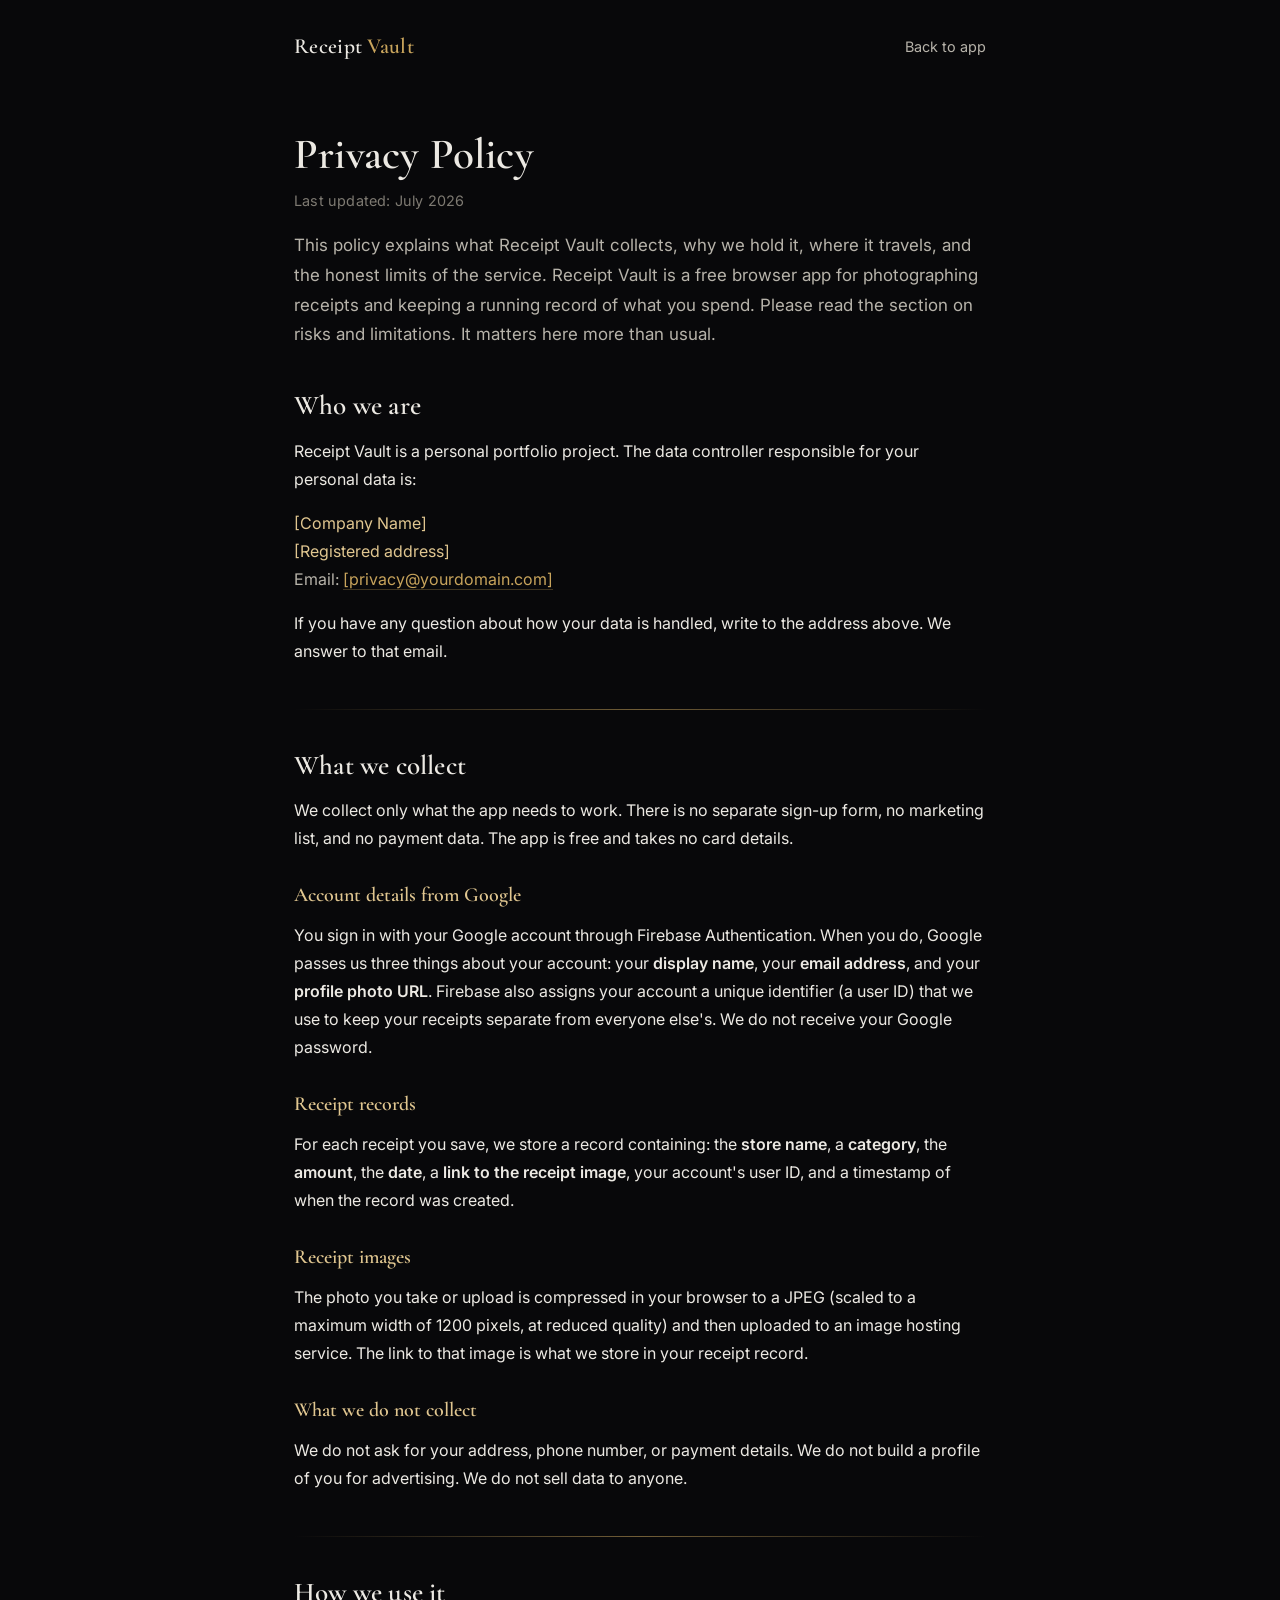
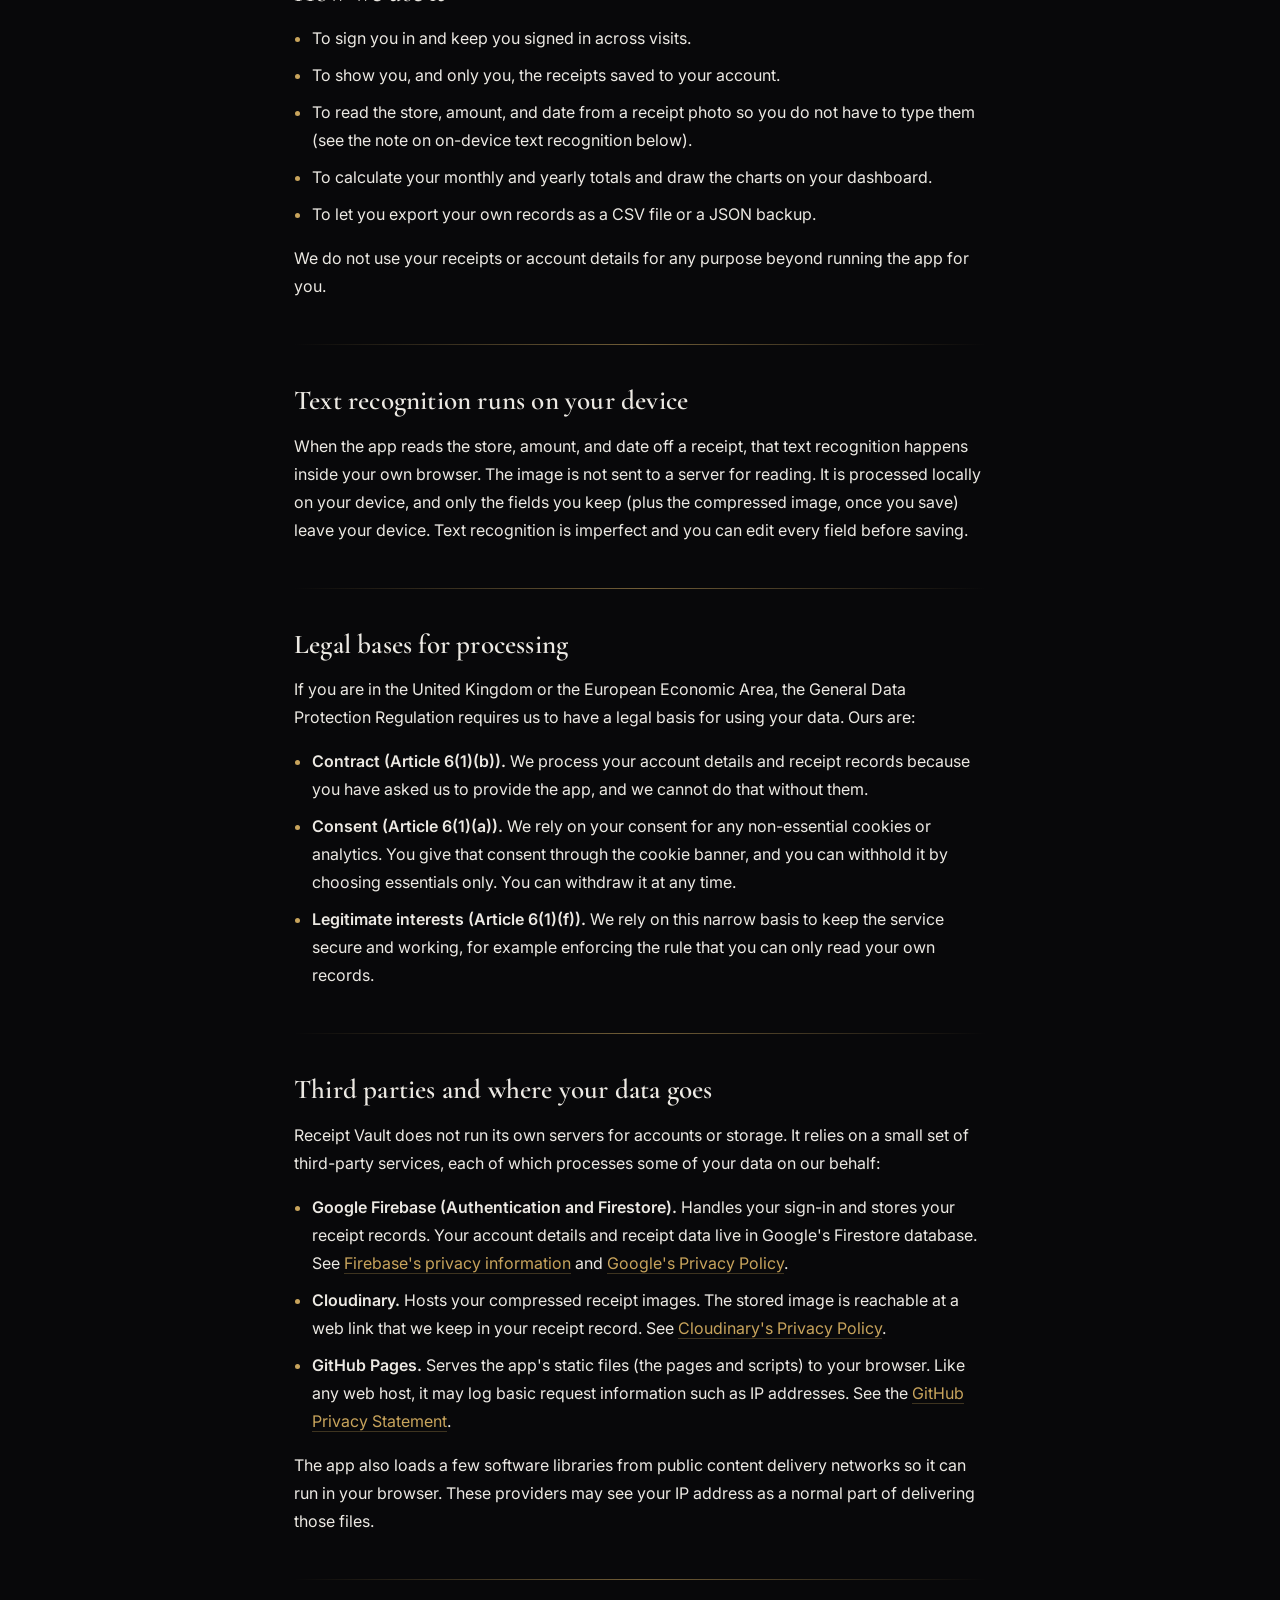
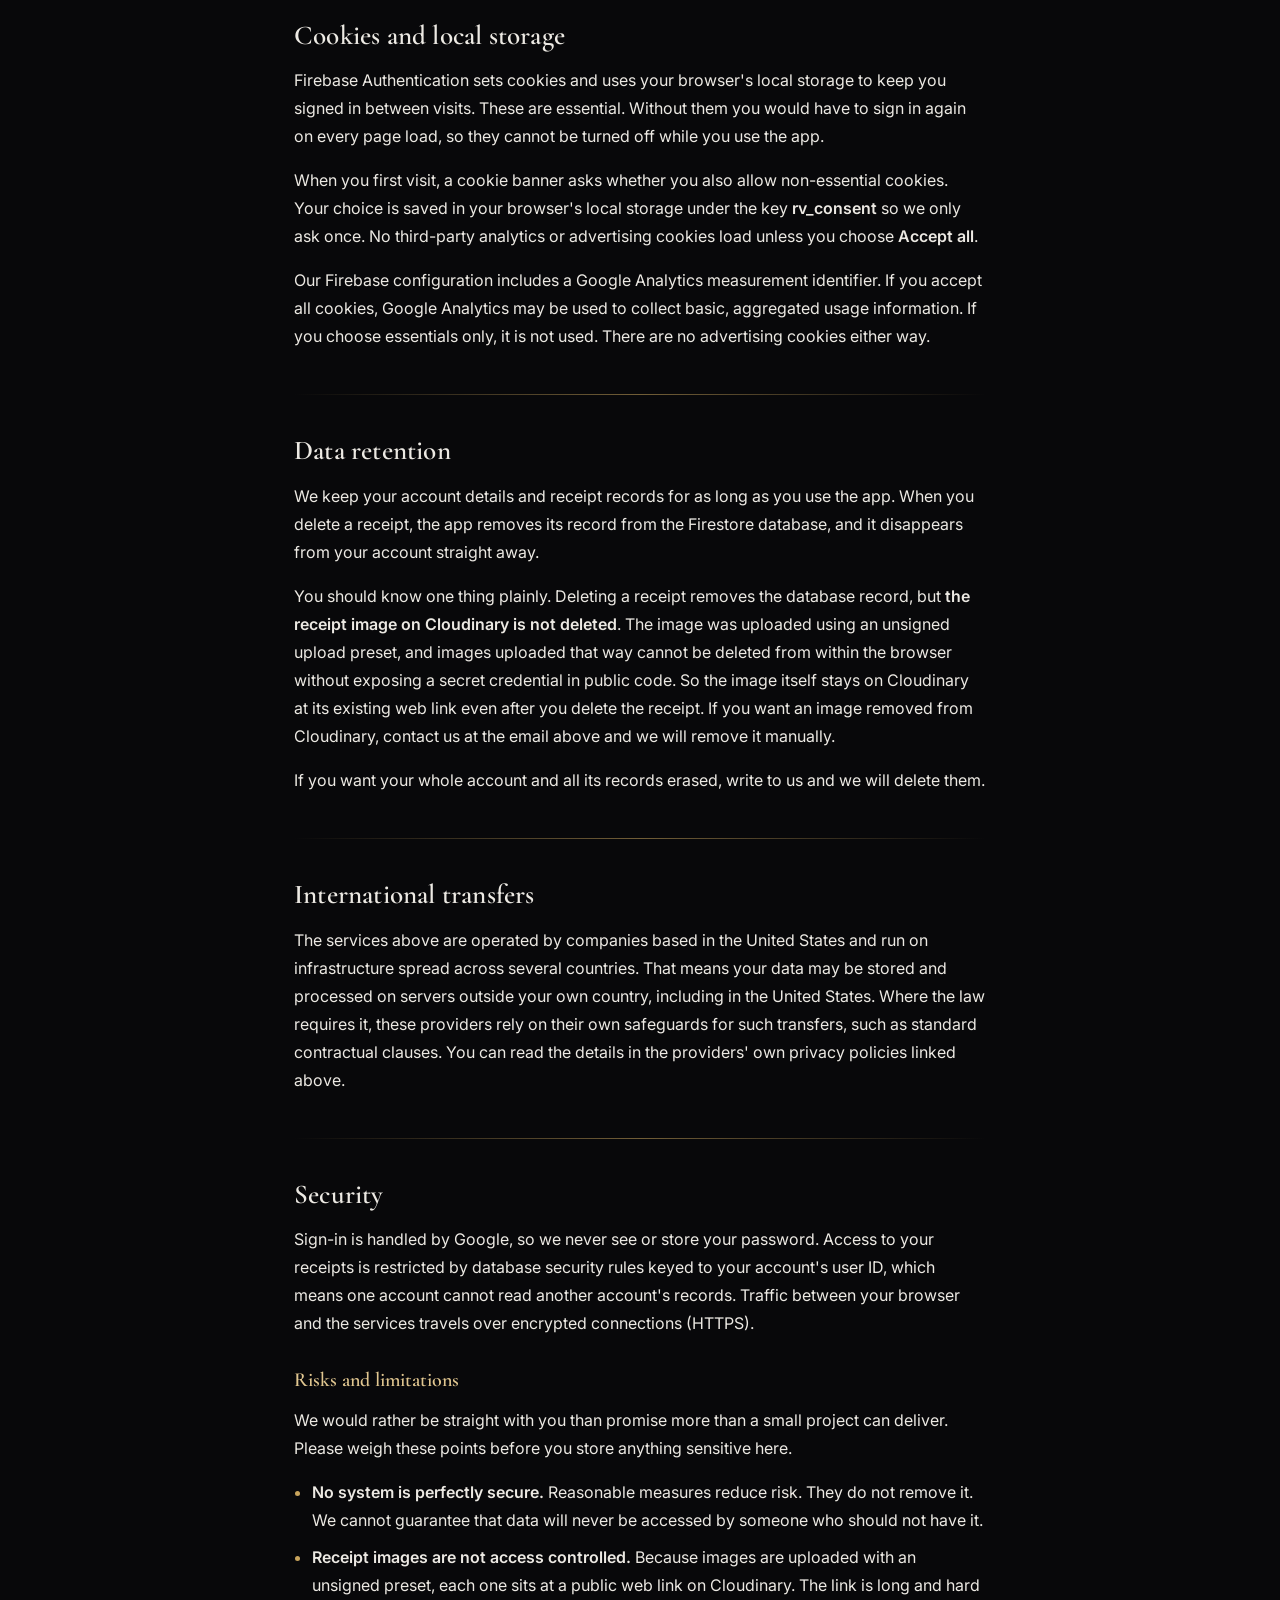
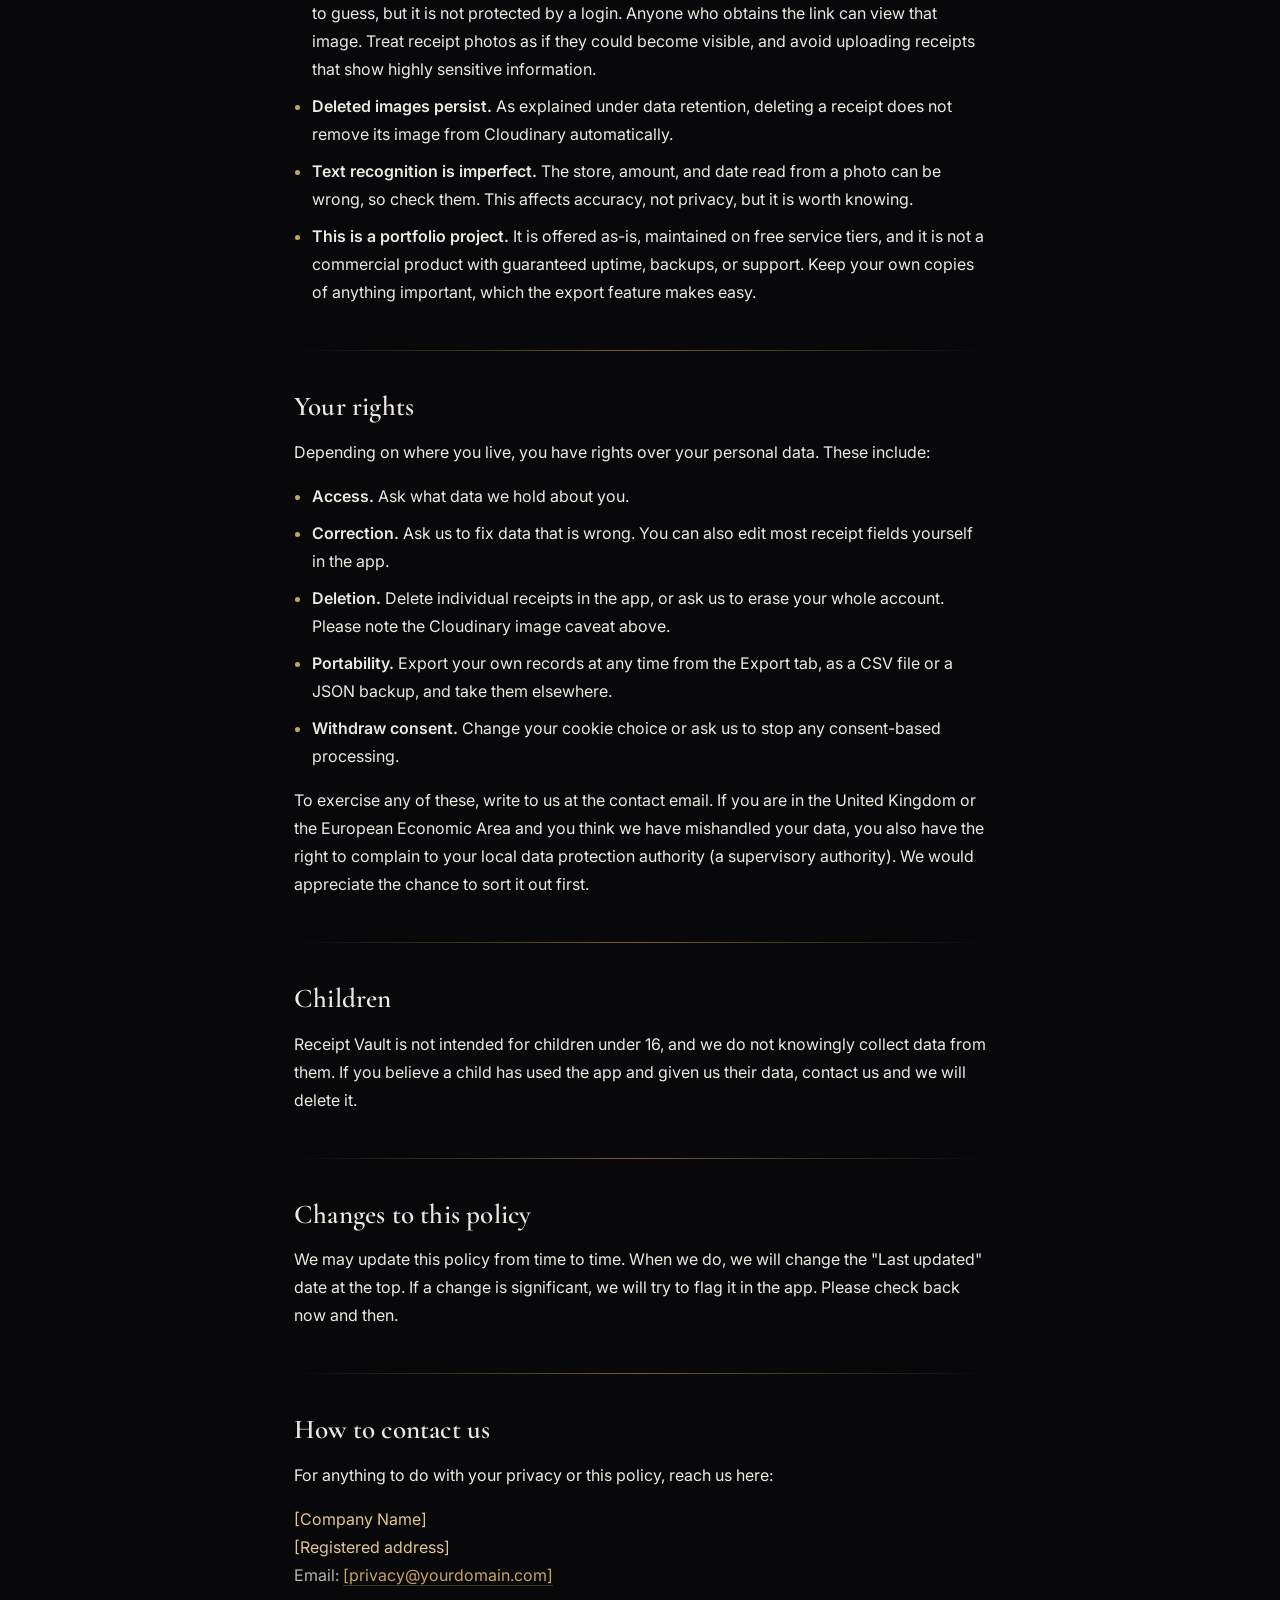
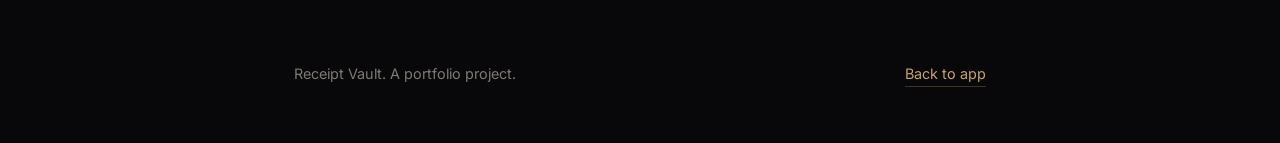
<file: privacy.html>
<!DOCTYPE html>
<html lang="en">
<head>
  <meta charset="UTF-8" />
  <meta name="viewport" content="width=device-width, initial-scale=1.0" />
  <meta name="theme-color" content="#08080a" />
  <title>Privacy Policy · Receipt Vault</title>
  <meta name="description" content="How Receipt Vault handles your data: what we collect, why, where it goes, and the honest limits of a portfolio project." />
  <link rel="preconnect" href="https://fonts.googleapis.com" />
  <link rel="preconnect" href="https://fonts.gstatic.com" crossorigin />
  <link href="https://fonts.googleapis.com/css2?family=Cormorant+Garamond:wght@500;600;700&family=Inter:wght@400;500;600;700&display=swap" rel="stylesheet" />
  <style>
    :root{
      --bg:#08080a;
      --bg-2:#0d0d10;
      --surface:#111114;
      --border:#232329;
      --text:#ece9e3;
      --text-2:#b7b3aa;
      --muted:#7e7a72;
      --gold:#c8a45c;
      --gold-soft:#e0c690;
    }
    *{box-sizing:border-box;}
    html{-webkit-text-size-adjust:100%;}
    body{
      margin:0;
      background:var(--bg);
      color:var(--text);
      font-family:"Inter",system-ui,-apple-system,Segoe UI,Roboto,sans-serif;
      font-size:16px;
      line-height:1.75;
      -webkit-font-smoothing:antialiased;
    }
    a{color:var(--gold);text-decoration:none;border-bottom:1px solid rgba(200,164,92,0.28);}
    a:hover{color:var(--gold-soft);border-bottom-color:rgba(224,198,144,0.6);}

    .topbar{
      max-width:740px;
      margin:0 auto;
      padding:28px 24px 0;
      display:flex;
      align-items:center;
      justify-content:space-between;
      gap:16px;
    }
    .wordmark{
      font-family:"Cormorant Garamond",serif;
      font-weight:600;
      font-size:1.35rem;
      letter-spacing:0.3px;
      color:var(--text);
    }
    .wordmark .vault{color:var(--gold);}
    .backlink{
      font-size:0.9rem;
      color:var(--text-2);
      border-bottom-color:transparent;
    }
    .backlink:hover{color:var(--gold-soft);}

    .wrap{
      max-width:740px;
      margin:0 auto;
      padding:64px 24px 48px;
    }
    h1{
      font-family:"Cormorant Garamond",serif;
      font-weight:600;
      font-size:2.7rem;
      line-height:1.12;
      margin:0 0 10px;
      letter-spacing:0.2px;
    }
    .updated{
      color:var(--muted);
      font-size:0.9rem;
      margin:0 0 8px;
      letter-spacing:0.2px;
    }
    .lede{
      color:var(--text-2);
      font-size:1.06rem;
      margin:18px 0 0;
    }
    h2{
      font-family:"Cormorant Garamond",serif;
      font-weight:600;
      font-size:1.7rem;
      line-height:1.2;
      margin:0 0 14px;
      letter-spacing:0.2px;
    }
    h3{
      font-family:"Cormorant Garamond",serif;
      font-weight:600;
      font-size:1.25rem;
      margin:26px 0 8px;
      color:var(--gold-soft);
    }
    section{margin-top:40px;}
    p{margin:0 0 16px;}
    ul{margin:0 0 16px;padding-left:1.15rem;}
    li{margin:0 0 9px;}
    li::marker{color:var(--gold);}
    strong{color:var(--text);font-weight:600;}
    .contact-block{
      color:var(--text-2);
      margin:0 0 16px;
    }
    .contact-block .field{color:var(--gold-soft);}

    .rule{
      border:0;
      height:1px;
      margin:44px 0 0;
      background:linear-gradient(90deg,rgba(200,164,92,0),rgba(200,164,92,0.55),rgba(200,164,92,0));
    }

    .foot{
      max-width:740px;
      margin:0 auto;
      padding:8px 24px 56px;
      color:var(--muted);
      font-size:0.9rem;
      display:flex;
      align-items:center;
      justify-content:space-between;
      gap:16px;
      flex-wrap:wrap;
    }

    @media (max-width:640px){
      body{font-size:15.5px;}
      .topbar{padding:20px 18px 0;}
      .wrap{padding:40px 18px 36px;}
      .foot{padding:8px 18px 44px;}
      h1{font-size:2.1rem;}
      h2{font-size:1.45rem;}
    }
  </style>
</head>
<body>
  <div class="topbar">
    <span class="wordmark">Receipt <span class="vault">Vault</span></span>
    <a class="backlink" href="index.html">Back to app</a>
  </div>

  <main class="wrap">
    <h1>Privacy Policy</h1>
    <p class="updated">Last updated: July 2026</p>
    <p class="lede">This policy explains what Receipt Vault collects, why we hold it, where it travels, and the honest limits of the service. Receipt Vault is a free browser app for photographing receipts and keeping a running record of what you spend. Please read the section on risks and limitations. It matters here more than usual.</p>

    <section>
      <h2>Who we are</h2>
      <p>Receipt Vault is a personal portfolio project. The data controller responsible for your personal data is:</p>
      <p class="contact-block">
        <span class="field">[Company Name]</span><br />
        <span class="field">[Registered address]</span><br />
        Email: <a href="mailto:[privacy@yourdomain.com]">[privacy@yourdomain.com]</a>
      </p>
      <p>If you have any question about how your data is handled, write to the address above. We answer to that email.</p>
    </section>

    <hr class="rule" />

    <section>
      <h2>What we collect</h2>
      <p>We collect only what the app needs to work. There is no separate sign-up form, no marketing list, and no payment data. The app is free and takes no card details.</p>

      <h3>Account details from Google</h3>
      <p>You sign in with your Google account through Firebase Authentication. When you do, Google passes us three things about your account: your <strong>display name</strong>, your <strong>email address</strong>, and your <strong>profile photo URL</strong>. Firebase also assigns your account a unique identifier (a user ID) that we use to keep your receipts separate from everyone else's. We do not receive your Google password.</p>

      <h3>Receipt records</h3>
      <p>For each receipt you save, we store a record containing: the <strong>store name</strong>, a <strong>category</strong>, the <strong>amount</strong>, the <strong>date</strong>, a <strong>link to the receipt image</strong>, your account's user ID, and a timestamp of when the record was created.</p>

      <h3>Receipt images</h3>
      <p>The photo you take or upload is compressed in your browser to a JPEG (scaled to a maximum width of 1200 pixels, at reduced quality) and then uploaded to an image hosting service. The link to that image is what we store in your receipt record.</p>

      <h3>What we do not collect</h3>
      <p>We do not ask for your address, phone number, or payment details. We do not build a profile of you for advertising. We do not sell data to anyone.</p>
    </section>

    <hr class="rule" />

    <section>
      <h2>How we use it</h2>
      <ul>
        <li>To sign you in and keep you signed in across visits.</li>
        <li>To show you, and only you, the receipts saved to your account.</li>
        <li>To read the store, amount, and date from a receipt photo so you do not have to type them (see the note on on-device text recognition below).</li>
        <li>To calculate your monthly and yearly totals and draw the charts on your dashboard.</li>
        <li>To let you export your own records as a CSV file or a JSON backup.</li>
      </ul>
      <p>We do not use your receipts or account details for any purpose beyond running the app for you.</p>
    </section>

    <hr class="rule" />

    <section>
      <h2>Text recognition runs on your device</h2>
      <p>When the app reads the store, amount, and date off a receipt, that text recognition happens inside your own browser. The image is not sent to a server for reading. It is processed locally on your device, and only the fields you keep (plus the compressed image, once you save) leave your device. Text recognition is imperfect and you can edit every field before saving.</p>
    </section>

    <hr class="rule" />

    <section>
      <h2>Legal bases for processing</h2>
      <p>If you are in the United Kingdom or the European Economic Area, the General Data Protection Regulation requires us to have a legal basis for using your data. Ours are:</p>
      <ul>
        <li><strong>Contract (Article 6(1)(b)).</strong> We process your account details and receipt records because you have asked us to provide the app, and we cannot do that without them.</li>
        <li><strong>Consent (Article 6(1)(a)).</strong> We rely on your consent for any non-essential cookies or analytics. You give that consent through the cookie banner, and you can withhold it by choosing essentials only. You can withdraw it at any time.</li>
        <li><strong>Legitimate interests (Article 6(1)(f)).</strong> We rely on this narrow basis to keep the service secure and working, for example enforcing the rule that you can only read your own records.</li>
      </ul>
    </section>

    <hr class="rule" />

    <section>
      <h2>Third parties and where your data goes</h2>
      <p>Receipt Vault does not run its own servers for accounts or storage. It relies on a small set of third-party services, each of which processes some of your data on our behalf:</p>
      <ul>
        <li><strong>Google Firebase (Authentication and Firestore).</strong> Handles your sign-in and stores your receipt records. Your account details and receipt data live in Google's Firestore database. See <a href="https://firebase.google.com/support/privacy" target="_blank" rel="noopener">Firebase's privacy information</a> and <a href="https://policies.google.com/privacy" target="_blank" rel="noopener">Google's Privacy Policy</a>.</li>
        <li><strong>Cloudinary.</strong> Hosts your compressed receipt images. The stored image is reachable at a web link that we keep in your receipt record. See <a href="https://cloudinary.com/privacy" target="_blank" rel="noopener">Cloudinary's Privacy Policy</a>.</li>
        <li><strong>GitHub Pages.</strong> Serves the app's static files (the pages and scripts) to your browser. Like any web host, it may log basic request information such as IP addresses. See the <a href="https://docs.github.com/en/site-policy/privacy-policies/github-general-privacy-statement" target="_blank" rel="noopener">GitHub Privacy Statement</a>.</li>
      </ul>
      <p>The app also loads a few software libraries from public content delivery networks so it can run in your browser. These providers may see your IP address as a normal part of delivering those files.</p>
    </section>

    <hr class="rule" />

    <section>
      <h2>Cookies and local storage</h2>
      <p>Firebase Authentication sets cookies and uses your browser's local storage to keep you signed in between visits. These are essential. Without them you would have to sign in again on every page load, so they cannot be turned off while you use the app.</p>
      <p>When you first visit, a cookie banner asks whether you also allow non-essential cookies. Your choice is saved in your browser's local storage under the key <strong>rv_consent</strong> so we only ask once. No third-party analytics or advertising cookies load unless you choose <strong>Accept all</strong>.</p>
      <p>Our Firebase configuration includes a Google Analytics measurement identifier. If you accept all cookies, Google Analytics may be used to collect basic, aggregated usage information. If you choose essentials only, it is not used. There are no advertising cookies either way.</p>
    </section>

    <hr class="rule" />

    <section>
      <h2>Data retention</h2>
      <p>We keep your account details and receipt records for as long as you use the app. When you delete a receipt, the app removes its record from the Firestore database, and it disappears from your account straight away.</p>
      <p>You should know one thing plainly. Deleting a receipt removes the database record, but <strong>the receipt image on Cloudinary is not deleted</strong>. The image was uploaded using an unsigned upload preset, and images uploaded that way cannot be deleted from within the browser without exposing a secret credential in public code. So the image itself stays on Cloudinary at its existing web link even after you delete the receipt. If you want an image removed from Cloudinary, contact us at the email above and we will remove it manually.</p>
      <p>If you want your whole account and all its records erased, write to us and we will delete them.</p>
    </section>

    <hr class="rule" />

    <section>
      <h2>International transfers</h2>
      <p>The services above are operated by companies based in the United States and run on infrastructure spread across several countries. That means your data may be stored and processed on servers outside your own country, including in the United States. Where the law requires it, these providers rely on their own safeguards for such transfers, such as standard contractual clauses. You can read the details in the providers' own privacy policies linked above.</p>
    </section>

    <hr class="rule" />

    <section>
      <h2>Security</h2>
      <p>Sign-in is handled by Google, so we never see or store your password. Access to your receipts is restricted by database security rules keyed to your account's user ID, which means one account cannot read another account's records. Traffic between your browser and the services travels over encrypted connections (HTTPS).</p>

      <h3>Risks and limitations</h3>
      <p>We would rather be straight with you than promise more than a small project can deliver. Please weigh these points before you store anything sensitive here.</p>
      <ul>
        <li><strong>No system is perfectly secure.</strong> Reasonable measures reduce risk. They do not remove it. We cannot guarantee that data will never be accessed by someone who should not have it.</li>
        <li><strong>Receipt images are not access controlled.</strong> Because images are uploaded with an unsigned preset, each one sits at a public web link on Cloudinary. The link is long and hard to guess, but it is not protected by a login. Anyone who obtains the link can view that image. Treat receipt photos as if they could become visible, and avoid uploading receipts that show highly sensitive information.</li>
        <li><strong>Deleted images persist.</strong> As explained under data retention, deleting a receipt does not remove its image from Cloudinary automatically.</li>
        <li><strong>Text recognition is imperfect.</strong> The store, amount, and date read from a photo can be wrong, so check them. This affects accuracy, not privacy, but it is worth knowing.</li>
        <li><strong>This is a portfolio project.</strong> It is offered as-is, maintained on free service tiers, and it is not a commercial product with guaranteed uptime, backups, or support. Keep your own copies of anything important, which the export feature makes easy.</li>
      </ul>
    </section>

    <hr class="rule" />

    <section>
      <h2>Your rights</h2>
      <p>Depending on where you live, you have rights over your personal data. These include:</p>
      <ul>
        <li><strong>Access.</strong> Ask what data we hold about you.</li>
        <li><strong>Correction.</strong> Ask us to fix data that is wrong. You can also edit most receipt fields yourself in the app.</li>
        <li><strong>Deletion.</strong> Delete individual receipts in the app, or ask us to erase your whole account. Please note the Cloudinary image caveat above.</li>
        <li><strong>Portability.</strong> Export your own records at any time from the Export tab, as a CSV file or a JSON backup, and take them elsewhere.</li>
        <li><strong>Withdraw consent.</strong> Change your cookie choice or ask us to stop any consent-based processing.</li>
      </ul>
      <p>To exercise any of these, write to us at the contact email. If you are in the United Kingdom or the European Economic Area and you think we have mishandled your data, you also have the right to complain to your local data protection authority (a supervisory authority). We would appreciate the chance to sort it out first.</p>
    </section>

    <hr class="rule" />

    <section>
      <h2>Children</h2>
      <p>Receipt Vault is not intended for children under 16, and we do not knowingly collect data from them. If you believe a child has used the app and given us their data, contact us and we will delete it.</p>
    </section>

    <hr class="rule" />

    <section>
      <h2>Changes to this policy</h2>
      <p>We may update this policy from time to time. When we do, we will change the "Last updated" date at the top. If a change is significant, we will try to flag it in the app. Please check back now and then.</p>
    </section>

    <hr class="rule" />

    <section>
      <h2>How to contact us</h2>
      <p>For anything to do with your privacy or this policy, reach us here:</p>
      <p class="contact-block">
        <span class="field">[Company Name]</span><br />
        <span class="field">[Registered address]</span><br />
        Email: <a href="mailto:[privacy@yourdomain.com]">[privacy@yourdomain.com]</a>
      </p>
    </section>
  </main>

  <div class="foot">
    <span>Receipt Vault. A portfolio project.</span>
    <a href="index.html">Back to app</a>
  </div>
</body>
</html>
</file>
